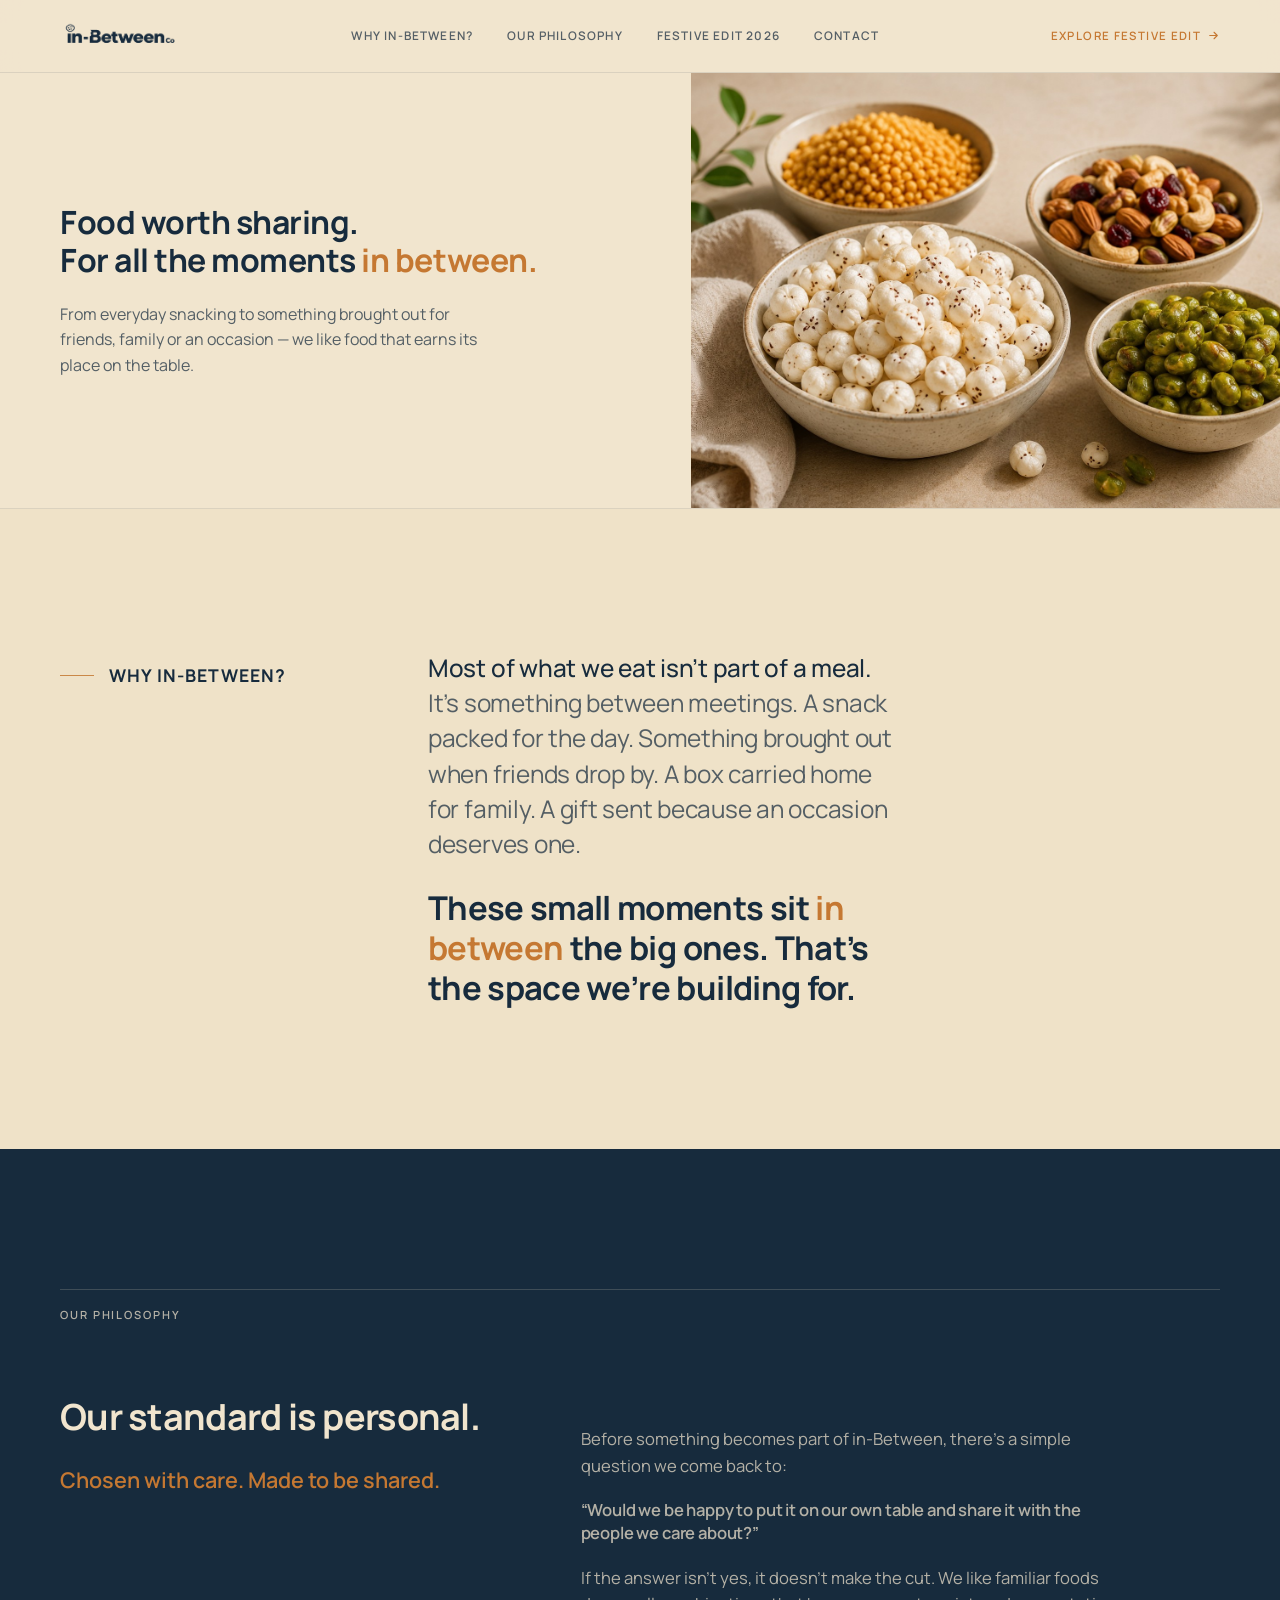
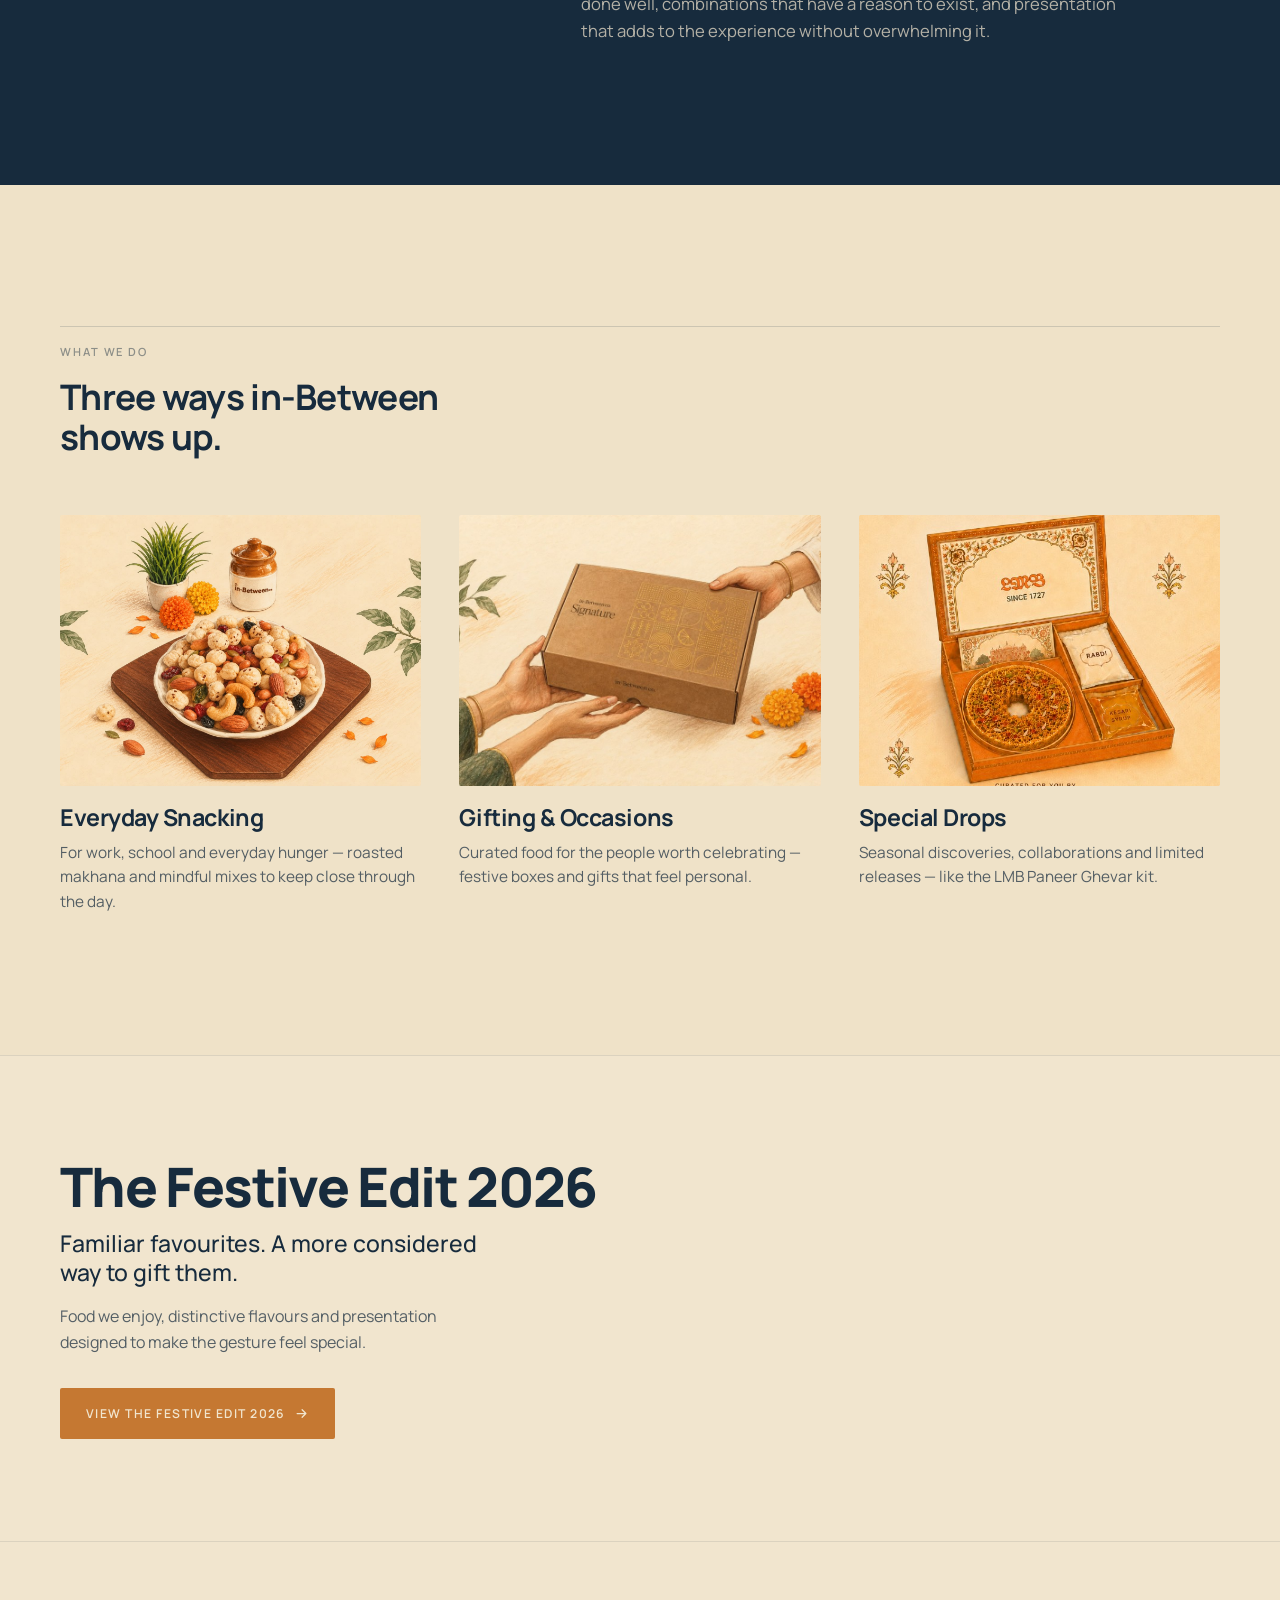
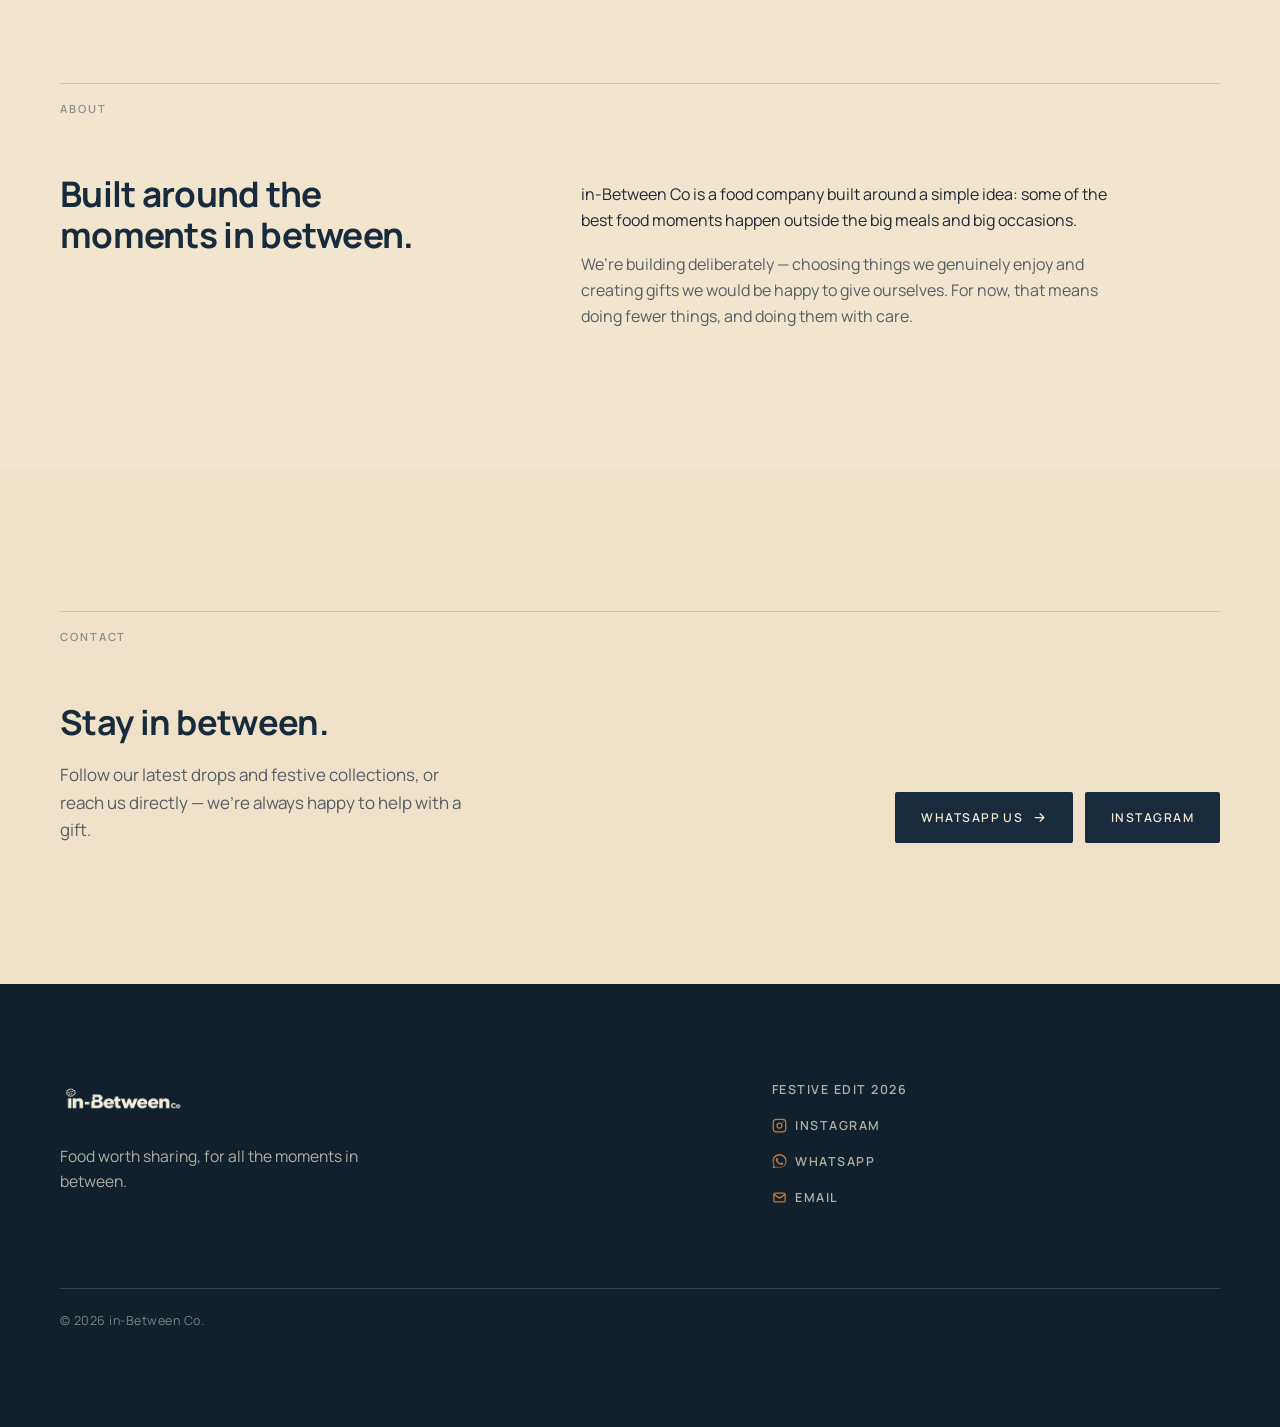
<file: index.html>
<!doctype html>
<html lang="en">
<head>
  <meta charset="utf-8" />
  <meta name="viewport" content="width=device-width, initial-scale=1" />
  <title>in-Between Co | Food worth sharing</title>
  <meta name="description" content="Food worth sharing, for all the moments in between. Explore The Festive Edit 2026 — the Signature, Prestige and Dry Fruit Quartet gift boxes from in-Between Co." />
  <meta name="theme-color" content="#172B3D" />
  <meta property="og:title" content="in-Between Co | Food worth sharing" />
  <meta property="og:description" content="For all the moments in between. Explore The Festive Edit 2026." />
  <meta property="og:type" content="website" />
  <meta property="og:image" content="assets/hero.jpg" />
  <link rel="icon" href="assets/logo.png" />
  <link rel="preconnect" href="https://fonts.googleapis.com" />
  <link rel="preconnect" href="https://fonts.gstatic.com" crossorigin />
  <link href="https://fonts.googleapis.com/css2?family=Manrope:wght@300;400;500;600;700;800&display=swap" rel="stylesheet" />
  <link rel="stylesheet" href="css/styles.css?v=11" />
  <script>document.documentElement.className += " js";</script>
</head>
<body>

  <header class="header" id="header">
    <div class="wrap nav">
      <a class="nav__logo" href="index.html" aria-label="in-Between Co home"><img src="assets/logo.png" alt="in-Between Co" /></a>
      <nav class="nav__links" aria-label="Primary">
        <a href="#why">Why in-Between?</a>
        <a href="#philosophy">Our Philosophy</a>
        <a href="#festive">Festive Edit 2026</a>
        <a href="#contact">Contact</a>
      </nav>
      <div class="nav__right">
        <a class="nav__cta desk" href="festive.html">Explore Festive Edit
          <svg viewBox="0 0 24 24" fill="none" stroke="currentColor" stroke-width="2" stroke-linecap="round" stroke-linejoin="round"><path d="M5 12h14M13 6l6 6-6 6"/></svg>
        </a>
        <button class="nav__toggle" id="navToggle" aria-label="Open menu" aria-expanded="false" aria-controls="mobileNav"><span></span><span></span><span></span></button>
      </div>
    </div>
  </header>

  <nav class="mobile-nav" id="mobileNav" aria-label="Mobile">
    <a class="mlink" href="#why">Why in-Between?</a>
    <a class="mlink" href="#philosophy">Our Philosophy</a>
    <a class="mlink" href="#festive">Festive Edit 2026</a>
    <a class="mlink" href="#contact">Contact</a>
    <div class="mobile-nav__foot">
      <a class="btn btn--saffron" href="festive.html">Explore the Festive Edit 2026
        <svg viewBox="0 0 24 24" fill="none" stroke="currentColor" stroke-width="2" stroke-linecap="round" stroke-linejoin="round"><path d="M5 12h14M13 6l6 6-6 6"/></svg>
      </a>
    </div>
  </nav>

  <main>

    <!-- 1 — HERO -->
    <section class="hero">
      <div class="split split--tl">
        <div class="split__text">
          <div class="split__inner">
            <h1 class="reveal">Food worth sharing.<br>For all the moments <span class="accent">in between.</span></h1>
            <p class="hero__body reveal d1">From everyday snacking to something brought out for friends, family or an occasion — we like food that earns its place on the table.</p>
          </div>
        </div>
        <div class="split__media hero__media reveal-img">
          <img src="assets/hero.jpg" alt="Bowls of makhana, roasted edamame, dry-fruit mix and millet on a warm neutral table" width="1536" height="1024" fetchpriority="high" />
        </div>
      </div>
    </section>

    <!-- 2 — WHY IN-BETWEEN -->
    <section class="why section" id="why">
      <div class="wrap">
        <div class="why__grid">
          <div class="why__aside reveal">
            <span class="label">Why in-Between?</span>
          </div>
          <p class="why__stanza reveal d1">
            Most of what we eat isn’t part of a meal.<br>
            <span class="soft">It’s something between meetings. A snack packed for the day. Something brought out when friends drop by. A box carried home for family. A gift sent because an occasion deserves one.</span>
            <span class="why__final">These small moments sit <span class="accent">in between</span> the big ones. That’s the space we’re building for.</span>
          </p>
        </div>
      </div>
    </section>

    <!-- 3 — OUR PHILOSOPHY -->
    <section class="philosophy section" id="philosophy">
      <div class="wrap">
        <div class="marker reveal"><span>Our Philosophy</span></div>
        <div class="philosophy__grid">
          <div class="philosophy__lead">
            <h2 class="reveal">Our standard is personal.</h2>
            <p class="close reveal d1">Chosen with care. Made to be shared.</p>
          </div>
          <div class="philosophy__main">
            <div class="philosophy__body">
              <p class="reveal">Before something becomes part of in-Between, there’s a simple question we come back to:</p>
              <p class="philosophy__q reveal d1">“Would we be happy to put it on our own table and share it with the people we care about?”</p>
              <p class="reveal d2">If the answer isn’t yes, it doesn’t make the cut. We like familiar foods done well, combinations that have a reason to exist, and presentation that adds to the experience without overwhelming it.</p>
            </div>
          </div>
        </div>
      </div>
    </section>

    <!-- 4 — WHAT WE DO (brand architecture) -->
    <section class="pillars section" id="what">
      <div class="wrap">
        <div class="pillars__head">
          <div class="marker reveal"><span>What we do</span></div>
          <h2 class="reveal d1">Three ways in-Between shows up.</h2>
        </div>
        <div class="pillars__grid">
          <article class="pillar reveal">
            <div class="pillar__media reveal-img"><img src="assets/snacking-bowl.jpg?v=5" alt="A bowl of roasted makhana and dry-fruit mix beside an in-Between Co jar" loading="lazy" /></div>
            <h3>Everyday Snacking</h3>
            <p>For work, school and everyday hunger — roasted makhana and mindful mixes to keep close through the day.</p>
          </article>
          <article class="pillar reveal d1">
            <div class="pillar__media reveal-img"><img src="assets/gifting-box.jpg" alt="Two people passing an in-Between Co Signature gift box" loading="lazy" /></div>
            <h3>Gifting &amp; Occasions</h3>
            <p>Curated food for the people worth celebrating — festive boxes and gifts that feel personal.</p>
          </article>
          <article class="pillar reveal d2">
            <div class="pillar__media reveal-img"><img src="assets/special-drop.jpg" alt="The LMB Paneer Ghevar kit — an in-Between festive collaboration with LMB Jaipur" loading="lazy" /></div>
            <h3>Special Drops</h3>
            <p>Seasonal discoveries, collaborations and limited releases — like the LMB Paneer Ghevar kit.</p>
          </article>
        </div>
      </div>
    </section>

    <!-- 5 — FESTIVE EDIT (routes to the full collection on festive.html) -->
    <section class="festband" id="festive">
      <div class="split split--tl">
        <div class="split__text">
          <div class="split__inner">
            <h2 class="reveal">The Festive Edit 2026</h2>
            <p class="festband__sub reveal d1">Familiar favourites. A more considered way to gift them.</p>
            <p class="festband__body reveal d2">Food we enjoy, distinctive flavours and presentation designed to make the gesture feel special.</p>
            <div class="festband__actions reveal d2">
              <a class="btn btn--saffron" href="festive.html">View the Festive Edit 2026
                <svg viewBox="0 0 24 24" fill="none" stroke="currentColor" stroke-width="2" stroke-linecap="round" stroke-linejoin="round"><path d="M5 12h14M13 6l6 6-6 6"/></svg>
              </a>
            </div>
          </div>
        </div>
      </div>
    </section>

    <!-- 6 — ABOUT -->
    <section class="about section">
      <div class="wrap">
        <div class="marker reveal"><span>About</span></div>
        <div class="about__grid" style="margin-top:clamp(32px,5vw,56px)">
          <h2 class="reveal">Built around the moments in between.</h2>
          <div class="about__body">
            <p class="reveal d1">in-Between Co is a food company built around a simple idea: some of the best food moments happen outside the big meals and big occasions.</p>
            <p class="reveal d2">We’re building deliberately — choosing things we genuinely enjoy and creating gifts we would be happy to give ourselves. For now, that means doing fewer things, and doing them with care.</p>
          </div>
        </div>
      </div>
    </section>

    <!-- 7 — CONTACT -->
    <section class="contact section" id="contact">
      <div class="wrap">
        <div class="marker reveal"><span>Contact</span></div>
        <div class="contact__grid" style="margin-top:clamp(32px,5vw,56px)">
          <div>
            <h2 class="reveal">Stay in between.</h2>
            <p class="contact__body reveal d1">Follow our latest drops and festive collections, or reach us directly — we’re always happy to help with a gift.</p>
          </div>
          <div class="contact__cta reveal d1" style="display:flex;gap:12px;flex-wrap:wrap">
            <a class="btn" href="https://wa.me/919910493207?text=Hi%20in-Between%20Co%2C%20I'd%20like%20to%20know%20more." target="_blank" rel="noopener">WhatsApp us
              <svg viewBox="0 0 24 24" fill="none" stroke="currentColor" stroke-width="2" stroke-linecap="round" stroke-linejoin="round"><path d="M5 12h14M13 6l6 6-6 6"/></svg>
            </a>
            <a class="btn btn--outline" href="https://instagram.com/eatinbetween.co" target="_blank" rel="noopener">Instagram</a>
          </div>
        </div>
      </div>
    </section>

  </main>

  <footer class="footer">
    <div class="wrap">
      <div class="footer__top">
        <div>
          <img class="footer__logo" src="assets/logo-light.png" alt="in-Between Co" />
          <p class="footer__tag">Food worth sharing, for all the moments in between.</p>
        </div>
        <nav class="footer__links" aria-label="Footer">
          <a href="festive.html">Festive Edit 2026</a>
          <a href="https://instagram.com/eatinbetween.co" target="_blank" rel="noopener" aria-label="Instagram">
            <svg viewBox="0 0 24 24" fill="none" stroke="currentColor" stroke-width="2" stroke-linecap="round" stroke-linejoin="round"><rect x="2" y="2" width="20" height="20" rx="5"/><circle cx="12" cy="12" r="4"/><circle cx="17.5" cy="6.5" r="1" fill="currentColor" stroke="none"/></svg>
            Instagram
          </a>
          <a href="https://wa.me/919910493207" target="_blank" rel="noopener" aria-label="WhatsApp">
            <svg viewBox="0 0 24 24" fill="currentColor" aria-hidden="true"><path d="M17.5 14.38c-.3-.15-1.76-.87-2.03-.97-.27-.1-.47-.15-.67.15-.2.3-.77.97-.94 1.16-.17.2-.35.22-.65.07-.3-.15-1.26-.46-2.4-1.48-.89-.79-1.49-1.77-1.66-2.07-.17-.3-.02-.46.13-.61.13-.13.3-.35.45-.52.15-.17.2-.3.3-.5.1-.2.05-.37-.02-.52-.08-.15-.67-1.62-.92-2.22-.24-.58-.49-.5-.67-.51l-.57-.01c-.2 0-.52.07-.79.37-.27.3-1.04 1.02-1.04 2.48 0 1.46 1.07 2.88 1.22 3.08.15.2 2.1 3.2 5.08 4.49.71.31 1.26.49 1.69.62.71.23 1.36.19 1.87.12.57-.09 1.76-.72 2.01-1.41.25-.7.25-1.29.17-1.42-.07-.12-.27-.2-.57-.35zM12.05 21.5h-.01a9.4 9.4 0 0 1-4.79-1.31l-.34-.2-3.56.93.95-3.47-.22-.36a9.38 9.38 0 0 1-1.44-5A9.44 9.44 0 0 1 18.7 5.34a9.38 9.38 0 0 1 2.77 6.68 9.45 9.45 0 0 1-9.42 9.48zM20.5 3.49A11.13 11.13 0 0 0 12.05.02C5.9.02.9 5.02.9 11.16c0 1.97.51 3.88 1.5 5.57L.8 22.98l6.4-1.68a11.1 11.1 0 0 0 4.85 1.11h.01c6.15 0 11.15-5 11.15-11.14 0-2.98-1.16-5.78-3.27-7.89z"/></svg>
            WhatsApp
          </a>
          <a href="mailto:Between@eatinbetween.com" aria-label="Email">
            <svg viewBox="0 0 24 24" fill="none" stroke="currentColor" stroke-width="2" stroke-linecap="round" stroke-linejoin="round"><rect x="3" y="5" width="18" height="14" rx="2"/><path d="m3 7 9 6 9-6"/></svg>
            Email
          </a>
        </nav>
      </div>
      <div class="footer__bottom">
        <p>© 2026 in-Between Co.</p>
      </div>
    </div>
  </footer>

  <script src="js/main.js"></script>
</body>
</html>
</file>
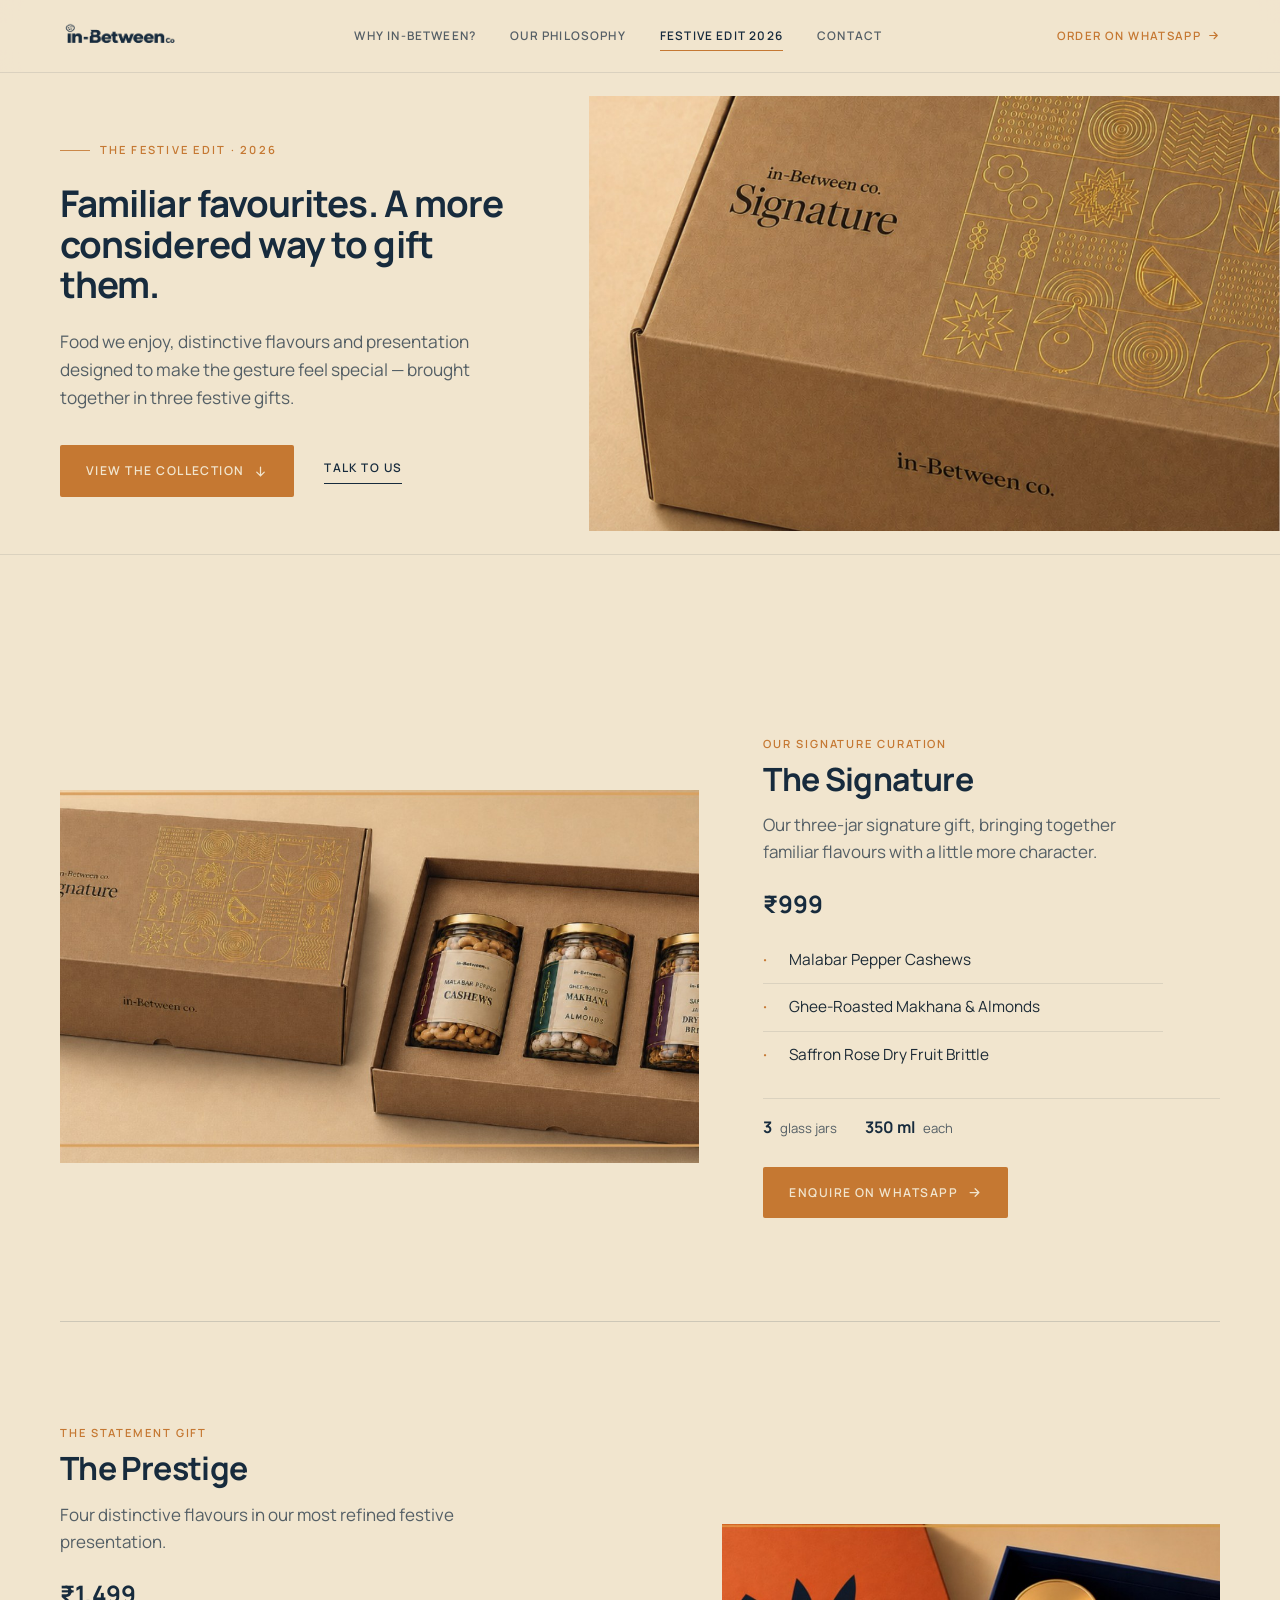
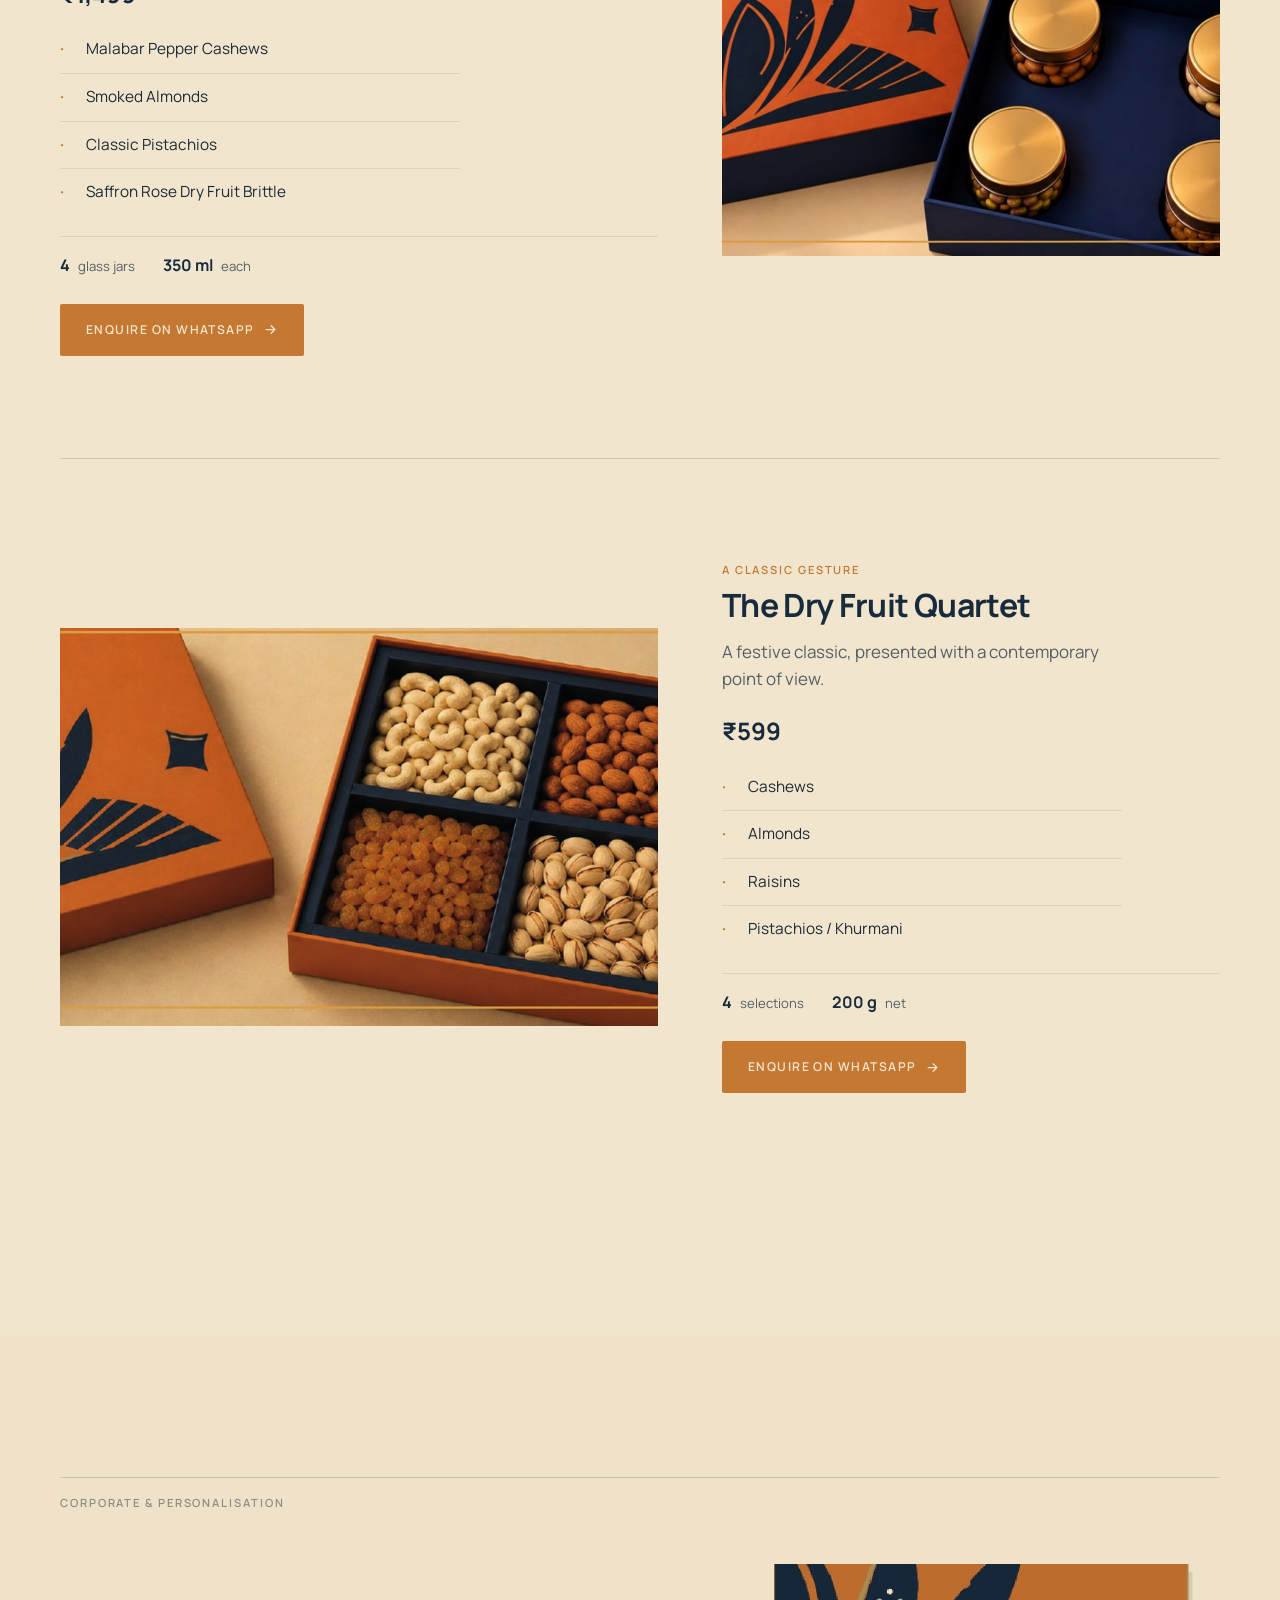
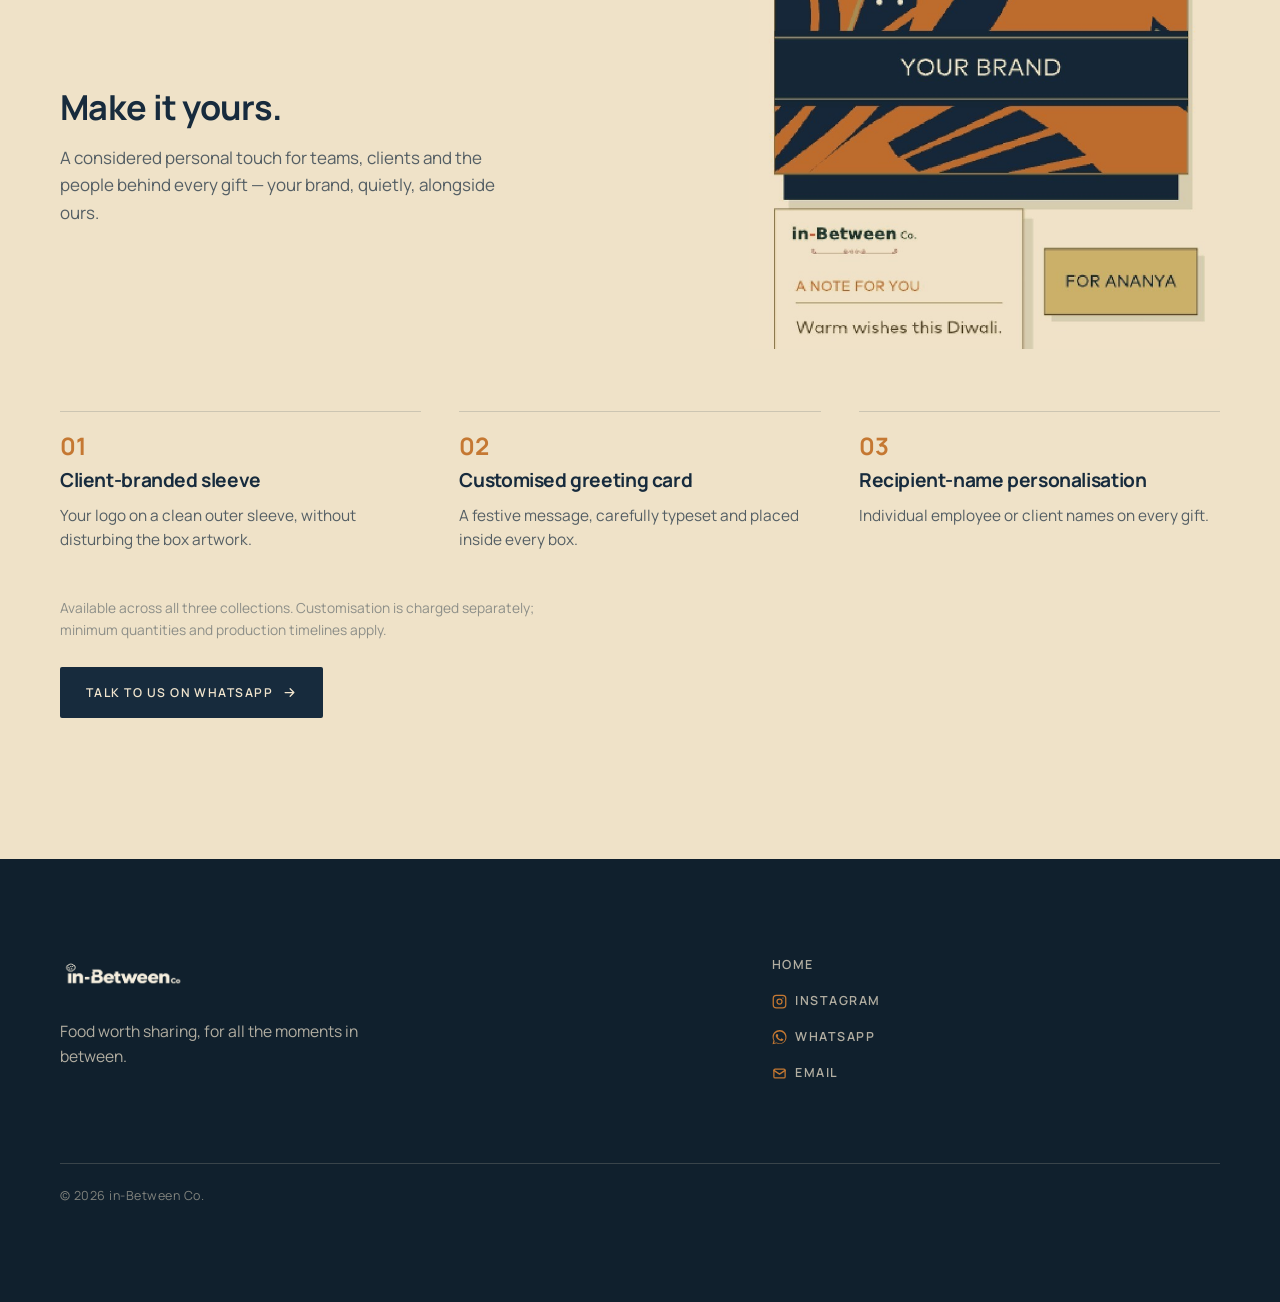
<file: festive.html>
<!doctype html>
<html lang="en">
<head>
  <meta charset="utf-8" />
  <meta name="viewport" content="width=device-width, initial-scale=1" />
  <title>The Festive Edit 2026 | in-Between Co</title>
  <meta name="description" content="The Festive Edit 2026 — familiar favourites, a more considered way to gift them. The Signature (₹999), the Prestige (₹1,499) and the Dry Fruit Quartet (₹599) from in-Between Co." />
  <meta name="theme-color" content="#172B3D" />
  <meta property="og:title" content="The Festive Edit 2026 | in-Between Co" />
  <meta property="og:description" content="Familiar favourites. A more considered way to gift them." />
  <meta property="og:type" content="website" />
  <meta property="og:image" content="assets/signature-closed.jpg?v=2" />
  <link rel="icon" href="assets/logo.png" />
  <link rel="preconnect" href="https://fonts.googleapis.com" />
  <link rel="preconnect" href="https://fonts.gstatic.com" crossorigin />
  <link href="https://fonts.googleapis.com/css2?family=Manrope:wght@300;400;500;600;700;800&display=swap" rel="stylesheet" />
  <link rel="stylesheet" href="css/styles.css?v=11" />
  <script>document.documentElement.className += " js";</script>
</head>
<body>

  <header class="header" id="header">
    <div class="wrap nav">
      <a class="nav__logo" href="index.html" aria-label="in-Between Co home"><img src="assets/logo.png" alt="in-Between Co" /></a>
      <nav class="nav__links" aria-label="Primary">
        <a href="index.html#why">Why in-Between?</a>
        <a href="index.html#philosophy">Our Philosophy</a>
        <a href="festive.html" aria-current="page">Festive Edit 2026</a>
        <a href="#festive-contact">Contact</a>
      </nav>
      <div class="nav__right">
        <a class="nav__cta desk" href="https://wa.me/919910493207?text=Hi%20in-Between%20Co%2C%20I'd%20like%20to%20order%20from%20the%20Festive%20Edit%202026." target="_blank" rel="noopener">Order on WhatsApp
          <svg viewBox="0 0 24 24" fill="none" stroke="currentColor" stroke-width="2" stroke-linecap="round" stroke-linejoin="round"><path d="M5 12h14M13 6l6 6-6 6"/></svg>
        </a>
        <button class="nav__toggle" id="navToggle" aria-label="Open menu" aria-expanded="false" aria-controls="mobileNav"><span></span><span></span><span></span></button>
      </div>
    </div>
  </header>

  <nav class="mobile-nav" id="mobileNav" aria-label="Mobile">
    <a class="mlink" href="index.html">Home</a>
    <a class="mlink" href="#signature">The Signature</a>
    <a class="mlink" href="#prestige">The Prestige</a>
    <a class="mlink" href="#quartet">The Dry Fruit Quartet</a>
    <a class="mlink" href="#festive-contact">Contact</a>
    <div class="mobile-nav__foot">
      <a class="btn btn--saffron" href="https://wa.me/919910493207?text=Hi%20in-Between%20Co%2C%20I'd%20like%20to%20order%20from%20the%20Festive%20Edit%202026." target="_blank" rel="noopener">Order on WhatsApp
        <svg viewBox="0 0 24 24" fill="none" stroke="currentColor" stroke-width="2" stroke-linecap="round" stroke-linejoin="round"><path d="M5 12h14M13 6l6 6-6 6"/></svg>
      </a>
    </div>
  </nav>

  <main>

    <!-- Festive hero -->
    <section class="fhero">
      <div class="split split--tl">
        <div class="split__text">
          <div class="split__inner">
            <span class="label fhero__kicker reveal">The Festive Edit · 2026</span>
            <h1 class="reveal d1">Familiar favourites. A more considered way to gift them.</h1>
            <p class="fhero__body reveal d2">Food we enjoy, distinctive flavours and presentation designed to make the gesture feel special — brought together in three festive gifts.</p>
            <div class="fhero__actions reveal d2">
              <a class="btn btn--saffron" href="#signature">View the collection
                <svg viewBox="0 0 24 24" fill="none" stroke="currentColor" stroke-width="2" stroke-linecap="round" stroke-linejoin="round"><path d="M12 5v14M6 13l6 6 6-6"/></svg>
              </a>
              <a class="ulink" href="#festive-contact">Talk to us</a>
            </div>
          </div>
        </div>
        <div class="split__media reveal-img">
          <!-- Product image: closed Signature box (replaceable) -->
          <img src="assets/signature-closed.jpg?v=2" alt="The in-Between Signature festive gift box, closed, with gold-foil detailing" width="1050" height="970" fetchpriority="high" />
        </div>
      </div>
    </section>

    <!-- Products -->
    <section class="fproducts section">
      <div class="wrap">

        <!-- Signature — lead -->
        <article class="fproduct fproduct--lead reveal" id="signature">
          <div class="fproduct__media reveal-img">
            <img src="assets/signature-open.jpg?v=2" alt="The Signature gift box open, showing three labelled glass jars" loading="lazy" />
          </div>
          <div class="fproduct__info">
            <span class="fproduct__no">Our signature curation</span>
            <h2>The Signature</h2>
            <p class="fproduct__desc">Our three-jar signature gift, bringing together familiar flavours with a little more character.</p>
            <div class="fproduct__price"><span class="amt">₹999</span></div>
            <ul class="contents">
              <li><span class="idx">·</span> Malabar Pepper Cashews</li>
              <li><span class="idx">·</span> Ghee-Roasted Makhana &amp; Almonds</li>
              <li><span class="idx">·</span> Saffron Rose Dry Fruit Brittle</li>
            </ul>
            <div class="fproduct__meta"><span><b>3</b> glass jars</span><span><b>350 ml</b> each</span></div>
            <div class="fproduct__cta">
              <a class="btn btn--saffron" href="https://wa.me/919910493207?text=Hi%20in-Between%20Co%2C%20I'd%20like%20to%20order%20The%20Signature%20(%E2%82%B9999)." target="_blank" rel="noopener">Enquire on WhatsApp
                <svg viewBox="0 0 24 24" fill="none" stroke="currentColor" stroke-width="2" stroke-linecap="round" stroke-linejoin="round"><path d="M5 12h14M13 6l6 6-6 6"/></svg>
              </a>
            </div>
          </div>
        </article>

        <!-- Prestige -->
        <article class="fproduct reveal" id="prestige">
          <div class="fproduct__media reveal-img">
            <img src="assets/prestige-open.jpg?v=2" alt="The Prestige gift box open, showing four labelled glass jars" loading="lazy" />
          </div>
          <div class="fproduct__info">
            <span class="fproduct__no">The statement gift</span>
            <h2>The Prestige</h2>
            <p class="fproduct__desc">Four distinctive flavours in our most refined festive presentation.</p>
            <div class="fproduct__price"><span class="amt">₹1,499</span></div>
            <ul class="contents">
              <li><span class="idx">·</span> Malabar Pepper Cashews</li>
              <li><span class="idx">·</span> Smoked Almonds</li>
              <li><span class="idx">·</span> Classic Pistachios</li>
              <li><span class="idx">·</span> Saffron Rose Dry Fruit Brittle</li>
            </ul>
            <div class="fproduct__meta"><span><b>4</b> glass jars</span><span><b>350 ml</b> each</span></div>
            <div class="fproduct__cta">
              <a class="btn btn--saffron" href="https://wa.me/919910493207?text=Hi%20in-Between%20Co%2C%20I'd%20like%20to%20order%20The%20Prestige%20(%E2%82%B91%2C499)." target="_blank" rel="noopener">Enquire on WhatsApp
                <svg viewBox="0 0 24 24" fill="none" stroke="currentColor" stroke-width="2" stroke-linecap="round" stroke-linejoin="round"><path d="M5 12h14M13 6l6 6-6 6"/></svg>
              </a>
            </div>
          </div>
        </article>

        <!-- Quartet -->
        <article class="fproduct reveal" id="quartet">
          <div class="fproduct__media reveal-img">
            <img src="assets/quartet-open.jpg?v=2" alt="The Dry Fruit Quartet gift box open, showing four dry-fruit selections" loading="lazy" />
          </div>
          <div class="fproduct__info">
            <span class="fproduct__no">A classic gesture</span>
            <h2>The Dry Fruit Quartet</h2>
            <p class="fproduct__desc">A festive classic, presented with a contemporary point of view.</p>
            <div class="fproduct__price"><span class="amt">₹599</span></div>
            <ul class="contents">
              <li><span class="idx">·</span> Cashews</li>
              <li><span class="idx">·</span> Almonds</li>
              <li><span class="idx">·</span> Raisins</li>
              <li><span class="idx">·</span> Pistachios / Khurmani</li>
            </ul>
            <div class="fproduct__meta"><span><b>4</b> selections</span><span><b>200 g</b> net</span></div>
            <div class="fproduct__cta">
              <a class="btn btn--saffron" href="https://wa.me/919910493207?text=Hi%20in-Between%20Co%2C%20I'd%20like%20to%20order%20The%20Dry%20Fruit%20Quartet." target="_blank" rel="noopener">Enquire on WhatsApp
                <svg viewBox="0 0 24 24" fill="none" stroke="currentColor" stroke-width="2" stroke-linecap="round" stroke-linejoin="round"><path d="M5 12h14M13 6l6 6-6 6"/></svg>
              </a>
            </div>
          </div>
        </article>

      </div>
    </section>

    <!-- Corporate / contact -->
    <section class="contact section" id="festive-contact">
      <div class="wrap">
        <div class="marker reveal"><span>Corporate &amp; personalisation</span></div>
        <div class="corp__top">
          <div class="corp__head reveal">
            <h2>Make it yours.</h2>
            <p>A considered personal touch for teams, clients and the people behind every gift — your brand, quietly, alongside ours.</p>
          </div>
          <figure class="corp__visual reveal-img d1">
            <img src="assets/corporate-mockup.jpg?v=2" alt="An in-Between festive gift personalised with a client-branded sleeve, a printed greeting card, and a recipient name tag." />
          </figure>
        </div>
        <div class="ways">
          <div class="way reveal"><div class="no">01</div><h3>Client-branded sleeve</h3><p>Your logo on a clean outer sleeve, without disturbing the box artwork.</p></div>
          <div class="way reveal d1"><div class="no">02</div><h3>Customised greeting card</h3><p>A festive message, carefully typeset and placed inside every box.</p></div>
          <div class="way reveal d2"><div class="no">03</div><h3>Recipient-name personalisation</h3><p>Individual employee or client names on every gift.</p></div>
        </div>
        <p class="corp__note reveal">Available across all three collections. Customisation is charged separately; minimum quantities and production timelines apply.</p>
        <div class="corp__cta reveal">
          <a class="btn" href="https://wa.me/919910493207?text=Hi%20in-Between%20Co%2C%20I'd%20like%20to%20talk%20about%20a%20larger%20festive%20gifting%20order." target="_blank" rel="noopener">Talk to us on WhatsApp
            <svg viewBox="0 0 24 24" fill="none" stroke="currentColor" stroke-width="2" stroke-linecap="round" stroke-linejoin="round"><path d="M5 12h14M13 6l6 6-6 6"/></svg>
          </a>
        </div>
      </div>
    </section>

  </main>

  <footer class="footer">
    <div class="wrap">
      <div class="footer__top">
        <div>
          <img class="footer__logo" src="assets/logo-light.png" alt="in-Between Co" />
          <p class="footer__tag">Food worth sharing, for all the moments in between.</p>
        </div>
        <nav class="footer__links" aria-label="Footer">
          <a href="index.html">Home</a>
          <a href="https://instagram.com/eatinbetween.co" target="_blank" rel="noopener" aria-label="Instagram">
            <svg viewBox="0 0 24 24" fill="none" stroke="currentColor" stroke-width="2" stroke-linecap="round" stroke-linejoin="round"><rect x="2" y="2" width="20" height="20" rx="5"/><circle cx="12" cy="12" r="4"/><circle cx="17.5" cy="6.5" r="1" fill="currentColor" stroke="none"/></svg>
            Instagram
          </a>
          <a href="https://wa.me/919910493207" target="_blank" rel="noopener" aria-label="WhatsApp">
            <svg viewBox="0 0 24 24" fill="currentColor" aria-hidden="true"><path d="M17.5 14.38c-.3-.15-1.76-.87-2.03-.97-.27-.1-.47-.15-.67.15-.2.3-.77.97-.94 1.16-.17.2-.35.22-.65.07-.3-.15-1.26-.46-2.4-1.48-.89-.79-1.49-1.77-1.66-2.07-.17-.3-.02-.46.13-.61.13-.13.3-.35.45-.52.15-.17.2-.3.3-.5.1-.2.05-.37-.02-.52-.08-.15-.67-1.62-.92-2.22-.24-.58-.49-.5-.67-.51l-.57-.01c-.2 0-.52.07-.79.37-.27.3-1.04 1.02-1.04 2.48 0 1.46 1.07 2.88 1.22 3.08.15.2 2.1 3.2 5.08 4.49.71.31 1.26.49 1.69.62.71.23 1.36.19 1.87.12.57-.09 1.76-.72 2.01-1.41.25-.7.25-1.29.17-1.42-.07-.12-.27-.2-.57-.35zM12.05 21.5h-.01a9.4 9.4 0 0 1-4.79-1.31l-.34-.2-3.56.93.95-3.47-.22-.36a9.38 9.38 0 0 1-1.44-5A9.44 9.44 0 0 1 18.7 5.34a9.38 9.38 0 0 1 2.77 6.68 9.45 9.45 0 0 1-9.42 9.48zM20.5 3.49A11.13 11.13 0 0 0 12.05.02C5.9.02.9 5.02.9 11.16c0 1.97.51 3.88 1.5 5.57L.8 22.98l6.4-1.68a11.1 11.1 0 0 0 4.85 1.11h.01c6.15 0 11.15-5 11.15-11.14 0-2.98-1.16-5.78-3.27-7.89z"/></svg>
            WhatsApp
          </a>
          <a href="mailto:Between@eatinbetween.com" aria-label="Email">
            <svg viewBox="0 0 24 24" fill="none" stroke="currentColor" stroke-width="2" stroke-linecap="round" stroke-linejoin="round"><rect x="3" y="5" width="18" height="14" rx="2"/><path d="m3 7 9 6 9-6"/></svg>
            Email
          </a>
        </nav>
      </div>
      <div class="footer__bottom">
        <p>© 2026 in-Between Co.</p>
      </div>
    </div>
  </footer>

  <script src="js/main.js"></script>
</body>
</html>
</file>
<file: css/styles.css>
/* ============================================================
   in-Between Co — Website (editorial art direction)
   Brand LOCKED: Instrument Serif + Manrope · warm cream /
   Midnight Indigo / Burnt Saffron / muted ochre.
   Language: editorial, asymmetric, photography-led, squared,
   hairline structure, generous whitespace. No card chrome.
   ============================================================ */

:root {
  --cream:      #F1E5CE;
  --cream-2:    #EFE2C8;   /* slightly deeper cream for alt sections */
  --paper:      #F7EFDD;
  --indigo:     #172B3D;
  --indigo-2:   #10202D;
  --saffron:    #C57832;
  --saffron-deep:#AA6222;
  --ochre:      #B39862;

  --ink:        #1C2A35;
  --ink-soft:   rgba(23,43,61,.72);
  --ink-faint:  rgba(23,43,61,.46);
  --line:       rgba(23,43,61,.16);
  --line-soft:  rgba(23,43,61,.10);
  --on-dark:    #F1E5CE;
  --on-dark-soft: rgba(241,229,206,.72);
  --on-dark-line: rgba(241,229,206,.18);

  --sans:  "Manrope", -apple-system, BlinkMacSystemFont, "Segoe UI", Roboto, sans-serif;
  --serif: var(--sans); /* unified: one common font (Manrope) everywhere */

  --maxw: 1280px;
  --gutter: clamp(22px, 5vw, 60px);
  --edge: max(0px, calc((100vw - var(--maxw)) / 2));
  --r: 2px;
  --ease: cubic-bezier(.4,.14,.16,1);
  --section: clamp(88px, 11vw, 176px);
}

/* Reset */
*, *::before, *::after { box-sizing: border-box; }
* { margin: 0; }
html { -webkit-text-size-adjust: 100%; scroll-behavior: smooth; overflow-x: hidden; }
body {
  font-family: var(--sans);
  color: var(--ink);
  background: var(--cream);
  font-size: 17px; line-height: 1.6; font-weight: 400;
  -webkit-font-smoothing: antialiased;
  text-rendering: optimizeLegibility;
  overflow-x: hidden;
}
img, svg, picture { display: block; max-width: 100%; }
a { color: inherit; text-decoration: none; }
button { font: inherit; color: inherit; background: none; border: none; cursor: pointer; }
ul { list-style: none; padding: 0; }
:focus-visible { outline: 2px solid var(--saffron); outline-offset: 3px; }
::selection { background: var(--saffron); color: var(--paper); }

h1,h2,h3,h4 { font-family: var(--sans); font-weight: 700; line-height: 1.14; letter-spacing: -0.02em; color: var(--indigo); }

/* Micro-label / eyebrow */
.label {
  display: inline-flex; align-items: center; gap: .85em;
  font-family: var(--sans); font-size: .7rem; font-weight: 600;
  letter-spacing: .2em; text-transform: uppercase; color: var(--saffron);
}
.label::before { content: ""; width: 30px; height: 1px; background: currentColor; opacity: .85; }
.label--muted { color: var(--ink-faint); }

/* Layout */
.wrap { width: 100%; max-width: var(--maxw); margin-inline: auto; padding-inline: var(--gutter); }
.section { padding-block: var(--section); }
.lede { font-size: clamp(1.05rem, 1.4vw, 1.2rem); color: var(--ink-soft); line-height: 1.58; }

/* Editorial section marker: hairline rule + label + number */
.marker {
  display: flex; align-items: center; justify-content: space-between; gap: 20px;
  border-top: 1px solid var(--line);
  padding-top: 16px;
  font-size: .7rem; letter-spacing: .17em; text-transform: uppercase;
}
.marker span { color: var(--ink-faint); font-weight: 600; }
.marker b { color: var(--saffron); font-weight: 600; font-family: var(--sans); }

/* Buttons — rectangular, uppercase, editorial */
.btn {
  display: inline-flex; align-items: center; gap: .7em;
  padding: 16px 26px;
  background: var(--indigo); color: var(--cream);
  font-size: .76rem; font-weight: 600; letter-spacing: .12em; text-transform: uppercase;
  border-radius: var(--r);
  transition: background .3s var(--ease), color .3s var(--ease);
}
.btn svg { width: 15px; height: 15px; transition: transform .3s var(--ease); }
.btn:hover { background: var(--indigo-2); }
.btn:hover svg { transform: translateX(4px); }
.btn--saffron { background: var(--saffron); }
.btn--saffron:hover { background: var(--saffron-deep); }
.btn--light { background: var(--cream); color: var(--indigo); }
.btn--light:hover { background: var(--paper); color: var(--indigo); }

/* Uppercase underline link (secondary CTA) */
.ulink {
  display: inline-flex; align-items: center; gap: .6em;
  font-size: .74rem; font-weight: 600; letter-spacing: .12em; text-transform: uppercase;
  color: var(--indigo); padding-bottom: 5px;
  border-bottom: 1px solid var(--indigo);
  transition: color .3s var(--ease), border-color .3s var(--ease), gap .3s var(--ease);
}
.ulink svg { width: 14px; height: 14px; transition: transform .3s var(--ease); }
.ulink:hover { color: var(--saffron); border-color: var(--saffron); gap: .85em; }
.ulink:hover svg { transform: translateX(3px); }
.ulink--saffron { color: var(--saffron); border-color: var(--saffron); }
.ulink--light { color: var(--cream); border-color: rgba(241,229,206,.5); }
.ulink--light:hover { color: var(--saffron); border-color: var(--saffron); }

/* ============================================================
   Header
   ============================================================ */
.header {
  position: sticky; top: 0; z-index: 60;
  background: color-mix(in srgb, var(--cream) 86%, transparent);
  backdrop-filter: blur(10px); -webkit-backdrop-filter: blur(10px);
  border-bottom: 1px solid var(--line-soft);
  transition: background .4s var(--ease), border-color .4s var(--ease);
}
.header.scrolled { background: color-mix(in srgb, var(--cream) 95%, transparent); border-bottom-color: var(--line); }
.nav { display: flex; align-items: center; justify-content: space-between; gap: 28px; height: 72px; }
.nav__logo img { height: 40px; width: auto; }
.nav__links { display: flex; align-items: center; gap: 34px; }
.nav__links a {
  font-size: .74rem; font-weight: 600; letter-spacing: .1em; text-transform: uppercase;
  color: var(--ink-soft); position: relative; padding-block: 6px; transition: color .25s var(--ease);
}
.nav__links a::after { content:""; position:absolute; left:0; bottom:0; height:1px; width:0; background: var(--saffron); transition: width .3s var(--ease); }
.nav__links a:hover, .nav__links a[aria-current="page"] { color: var(--indigo); }
.nav__links a:hover::after, .nav__links a[aria-current="page"]::after { width: 100%; }
.nav__right { display: flex; align-items: center; gap: 22px; }
.nav__cta { font-size: .72rem; font-weight: 600; letter-spacing: .12em; text-transform: uppercase; color: var(--saffron); display: inline-flex; align-items: center; gap: .5em; transition: gap .3s var(--ease); }
.nav__cta svg { width: 13px; height: 13px; transition: transform .3s var(--ease); }
.nav__cta:hover { gap: .8em; }
.nav__cta:hover svg { transform: translateX(3px); }

.nav__toggle { display: none; width: 40px; height: 40px; position: relative; }
.nav__toggle span { position: absolute; left: 9px; right: 9px; height: 1.5px; background: var(--indigo); transition: transform .35s var(--ease), opacity .2s var(--ease); }
.nav__toggle span:nth-child(1){ top: 15px; }
.nav__toggle span:nth-child(2){ top: 20px; }
.nav__toggle span:nth-child(3){ top: 25px; }
body.nav-open .nav__toggle span:nth-child(1){ transform: translateY(5px) rotate(45deg); }
body.nav-open .nav__toggle span:nth-child(2){ opacity: 0; }
body.nav-open .nav__toggle span:nth-child(3){ transform: translateY(-5px) rotate(-45deg); }

.mobile-nav { position: fixed; inset: 0; z-index: 55; background: var(--cream); padding: 100px var(--gutter) 44px; display: flex; flex-direction: column; gap: 2px; transform: translateY(-100%); visibility: hidden; transition: transform .5s var(--ease); }
body.nav-open .mobile-nav { transform: none; visibility: visible; }
.mobile-nav a.mlink { font-family: var(--serif); font-size: 2rem; color: var(--indigo); padding: 13px 0; border-bottom: 1px solid var(--line); display: flex; align-items: baseline; gap: 14px; }
.mobile-nav a.mlink i { font-family: var(--sans); font-style: normal; font-size: .7rem; letter-spacing: .12em; color: var(--saffron); }
.mobile-nav__foot { margin-top: auto; padding-top: 24px; }
.mobile-nav__foot .btn { width: 100%; justify-content: center; }

/* ============================================================
   Full-bleed split (asymmetric image + text)
   ============================================================ */
/* Full-bleed split: image anchors to the page edge and fills the screen
   on laptops; heights kept gentle/refined (not aggressive). */
.split { display: grid; align-items: stretch; }
.split__text { display: flex; flex-direction: column; justify-content: center; padding-block: var(--section); }
.split__inner { width: 100%; max-width: 40rem; }
.split__media { position: relative; align-self: stretch; }
.split__media img { width: 100%; height: 100%; object-fit: cover; }
.split__cap { position: absolute; left: 18px; bottom: 16px; font-size: .64rem; letter-spacing: .14em; text-transform: uppercase; color: var(--on-dark); background: rgba(16,32,45,.62); padding: 7px 12px; border-radius: var(--r); backdrop-filter: blur(3px); }

/* text on left, media bleeds right */
.split--tl { grid-template-columns: minmax(0,46fr) minmax(0,54fr); }
.split--tl .split__text { padding-inline: calc(var(--edge) + var(--gutter)) clamp(30px,4vw,68px); }
/* text on right, media bleeds left */
.split--tr { grid-template-columns: minmax(0,54fr) minmax(0,46fr); }
.split--tr .split__text { padding-inline: clamp(30px,4vw,68px) calc(var(--edge) + var(--gutter)); }

/* ============================================================
   Hero
   ============================================================ */
.hero { border-bottom: 1px solid var(--line-soft); }
.hero .split__text { padding-block: clamp(56px,8vw,104px); }
.hero__kicker { margin-bottom: 26px; }
.hero h1 { font-size: clamp(1.35rem, 2.6vw, 1.9rem); line-height: 1.2; letter-spacing: -0.015em; }
.hero h1 .accent { color: var(--saffron); }
.hero__body { margin-top: 22px; max-width: 42ch; font-size: clamp(1rem, 1.2vw, 1.1rem); color: var(--ink-soft); }
.hero__actions { margin-top: 38px; display: flex; flex-wrap: wrap; align-items: center; gap: 18px 30px; }
.hero__media { min-height: clamp(320px, 44vw, 524px); }

/* ============================================================
   Why in-Between — big editorial type, offset
   ============================================================ */
.why { background: var(--cream-2); }
.why__grid { display: grid; grid-template-columns: minmax(0, 3.2fr) minmax(0, 8fr); gap: clamp(24px, 4vw, 56px); }
.why__aside { padding-top: 6px; }
.why__aside .label { font-size: 1.1rem; font-weight: 700; letter-spacing: .06em; color: var(--indigo); }
.why__aside .label::before { width: 34px; background: var(--saffron); }
.why__aside .num { display: none; }
.why__stanza { color: var(--indigo); font-size: clamp(1.15rem, 1.9vw, 1.55rem); line-height: 1.45; letter-spacing: -0.01em; max-width: 32ch; font-weight: 500; }
.why__stanza .soft { color: var(--ink-soft); font-weight: 400; }
.why__final { display: block; margin-top: .8em; font-size: clamp(1.5rem, 2.8vw, 2.05rem); line-height: 1.22; letter-spacing: -0.02em; max-width: 24ch; font-weight: 700; color: var(--indigo); }
.why__final .accent { color: var(--saffron); }

/* ============================================================
   Philosophy — Midnight Indigo, editorial pull-quote
   ============================================================ */
.philosophy { background: var(--indigo); color: var(--on-dark); }
.philosophy .marker { border-color: var(--on-dark-line); }
.philosophy .marker span { color: var(--on-dark-soft); }
.philosophy__grid { display: grid; grid-template-columns: minmax(0, 5fr) minmax(0, 7fr); gap: clamp(30px, 5vw, 80px); align-items: start; margin-top: clamp(40px,6vw,72px); }
.philosophy__lead h2 { color: var(--cream); font-size: clamp(1.6rem, 3vw, 2.25rem); }
.philosophy__lead .close { margin-top: 26px; font-size: clamp(1.05rem,1.7vw,1.35rem); color: var(--saffron); font-weight: 600; }
.philosophy__q { color: var(--cream); font-size: clamp(1.3rem, 2.1vw, 1.7rem); line-height: 1.36; letter-spacing: -0.01em; font-weight: 600; }
.philosophy__body { margin-top: 30px; display: grid; gap: 20px; max-width: 54ch; }
.philosophy__body p { color: var(--on-dark-soft); font-size: clamp(1.02rem,1.3vw,1.12rem); }

/* ============================================================
   Festive intro — image bleeds left, text right
   ============================================================ */
.festive-intro { background: var(--cream); border-block: 1px solid var(--line-soft); }
.festive-intro .split__media { min-height: clamp(360px, 46vw, 600px); background: var(--paper); }
.festive-intro__kicker { margin-bottom: 24px; }
.festive-intro h2 { font-size: clamp(2.1rem, 4.4vw, 3.25rem); line-height: 1.06; }
.festive-intro__body { margin-top: 24px; max-width: 40ch; color: var(--ink-soft); font-size: clamp(1.02rem,1.3vw,1.14rem); }
.festive-intro__cta { margin-top: 32px; }

/* ============================================================
   Collection — Signature feature band + editorial duo
   ============================================================ */
.collection { background: var(--cream-2); }
.collection__head { margin-bottom: clamp(36px, 5vw, 60px); }
.collection__head h2 { font-size: clamp(1.55rem, 2.8vw, 2.2rem); margin-top: 18px; max-width: 20ch; }

/* Signature feature */
.feature { display: grid; grid-template-columns: minmax(0,7fr) minmax(0,5fr); gap: clamp(28px, 4vw, 64px); align-items: center; }
.feature__media { background: var(--paper); }
.feature__media img { width: 100%; height: 100%; object-fit: cover; aspect-ratio: 12/7; }
.feature__no { font-size: .7rem; font-weight: 600; letter-spacing: .17em; text-transform: uppercase; color: var(--saffron); }
.feature h3 { font-size: clamp(1.45rem, 2.4vw, 1.9rem); margin-top: 8px; }
.feature__desc { margin-top: 14px; color: var(--ink-soft); max-width: 40ch; }
.feature__price { margin-top: 20px; font-size: 1.5rem; font-weight: 700; color: var(--indigo); }
.contents { margin-top: 20px; display: grid; gap: 0; max-width: 40ch; }
.contents li { display: flex; align-items: baseline; gap: 12px; font-size: .96rem; color: var(--ink); padding: 11px 0; border-top: 1px solid var(--line-soft); }
.contents li:first-child { border-top: none; padding-top: 4px; }
.contents .idx { color: var(--saffron); font-size: .95rem; min-width: 14px; font-weight: 700; }
.feature__cta { margin-top: 26px; }

/* Prestige + Quartet duo — no card chrome */
.duo { margin-top: clamp(52px, 7vw, 96px); display: grid; grid-template-columns: 1fr 1fr; gap: clamp(28px, 4vw, 60px); }
.item__media { background: var(--paper); overflow: hidden; }
.item__media img { width: 100%; height: 100%; object-fit: cover; aspect-ratio: 3/2; transition: transform .9s var(--ease); }
.item:hover .item__media img { transform: scale(1.035); }
.item__head { display: flex; justify-content: space-between; align-items: baseline; gap: 18px; margin-top: 22px; border-top: 1px solid var(--line); padding-top: 18px; }
.item__head h3 { font-size: clamp(1.3rem, 2vw, 1.6rem); }
.item__head .price { font-size: 1.3rem; font-weight: 700; color: var(--indigo); white-space: nowrap; }
.item__desc { margin-top: 12px; color: var(--ink-soft); font-size: .97rem; max-width: 40ch; }
.item__contents { margin-top: 12px; color: var(--ink-faint); font-size: .86rem; }
.item__cta { margin-top: 20px; }

/* ============================================================
   About — asymmetric editorial
   ============================================================ */
.about { background: var(--cream); }
.about__grid { display: grid; grid-template-columns: minmax(0, 5fr) minmax(0, 7fr); gap: clamp(28px, 5vw, 90px); align-items: start; }
.about h2 { font-size: clamp(1.55rem, 2.9vw, 2.2rem); line-height: 1.16; max-width: 16ch; }
.about__body { display: grid; gap: 18px; padding-top: 8px; }
.about__body p { color: var(--ink-soft); font-size: clamp(1rem, 1.2vw, 1.12rem); line-height: 1.62; max-width: 56ch; }
.about__body p:first-child { color: var(--ink); }

/* ============================================================
   Contact / corporate — hairline band
   ============================================================ */
.contact { background: var(--cream-2); }
.contact__grid { display: grid; grid-template-columns: minmax(0, 7fr) minmax(0, 5fr); gap: clamp(28px, 5vw, 72px); align-items: end; }
.contact h2 { font-size: clamp(1.55rem, 2.8vw, 2.15rem); max-width: 16ch; }
.contact__body { margin-top: 20px; color: var(--ink-soft); max-width: 42ch; }
.contact__cta { justify-self: start; }
@media (min-width: 901px) { .contact__cta { justify-self: end; } }

/* ============================================================
   Festive band (distinct festive entry, homepage)
   ============================================================ */
/* ============================================================
   What we do — three-vertical brand architecture
   ============================================================ */
.pillars { background: var(--cream-2); }
.pillars__head { margin-bottom: clamp(36px, 5vw, 58px); }
.pillars__head h2 { font-size: clamp(1.55rem, 2.8vw, 2.2rem); margin-top: 16px; max-width: 20ch; }
.pillars__grid { display: grid; grid-template-columns: repeat(3, 1fr); gap: clamp(24px, 3vw, 44px); }
.pillar__media { overflow: hidden; border-radius: var(--r); background: var(--paper); }
.pillar__media img { width: 100%; height: 100%; object-fit: cover; aspect-ratio: 4/3; transition: transform .8s var(--ease); }
.pillar:hover .pillar__media img { transform: scale(1.04); }
.pillar h3 { font-size: clamp(1.2rem, 1.9vw, 1.45rem); margin-top: 18px; }
.pillar p { margin-top: 10px; color: var(--ink-soft); font-size: .96rem; max-width: 40ch; }
@media (max-width: 900px) { .pillars__grid { grid-template-columns: 1fr; max-width: 460px; margin-inline: auto; gap: 32px; } }

/* Product-specific standard strip */
.stdband { background: var(--indigo); color: var(--on-dark); }
.stdband__row { display: flex; flex-wrap: wrap; justify-content: center; align-items: center; gap: 10px 30px; padding-block: 16px; }
.stdband__row li { font-size: .72rem; letter-spacing: .12em; text-transform: uppercase; font-weight: 600; color: var(--on-dark-soft); position: relative; }
.stdband__row li:not(:last-child)::after { content: "·"; color: var(--saffron); position: absolute; right: -17px; }

.festband { background: var(--cream); color: var(--ink); border-block: 1px solid var(--line-soft); }
.festband .split { grid-template-columns: 1fr; }
.festband .split__text { padding-block: clamp(58px, 8vw, 112px); }
.festband h2 { color: var(--indigo); font-size: clamp(2rem, 4.8vw, 3.4rem); font-weight: 800; letter-spacing: -0.03em; line-height: 1.03; }
.festband__sub { margin-top: 14px; color: var(--indigo); font-size: clamp(1.1rem, 1.8vw, 1.45rem); font-weight: 500; max-width: 30ch; line-height: 1.3; }
.festband__body { margin-top: 16px; max-width: 42ch; color: var(--ink-soft); font-size: clamp(1rem, 1.2vw, 1.1rem); }
.festband__actions { margin-top: 32px; display: flex; align-items: center; flex-wrap: wrap; gap: 18px 26px; }
.festband__note { font-size: .78rem; letter-spacing: .06em; color: var(--ink-faint); text-transform: uppercase; }
.festband__note b { color: var(--saffron); font-size: 1.15rem; font-weight: 700; text-transform: none; margin-right: 4px; }
.festband .split__media { min-height: clamp(300px, 40vw, 480px); background: var(--paper); }

/* ============================================================
   Corporate / personalisation — "three ways"
   ============================================================ */
.corp__top { display: grid; grid-template-columns: 1.15fr .85fr; gap: clamp(28px, 4vw, 60px); align-items: center; margin-top: clamp(30px, 5vw, 52px); }
.corp__top .corp__head { margin-top: 0; max-width: none; }
.corp__visual { border-radius: var(--r); overflow: hidden; background: transparent; }
.corp__visual img { width: 100%; display: block; }
@media (max-width: 900px) { .corp__top { grid-template-columns: 1fr; gap: 28px; } .corp__visual { max-width: 460px; } }
.corp__head { max-width: 640px; margin-top: clamp(30px, 5vw, 52px); }
.corp__head h2 { font-size: clamp(1.55rem, 2.8vw, 2.15rem); }
.corp__head p { margin-top: 18px; color: var(--ink-soft); max-width: 46ch; }
.ways { margin-top: clamp(40px, 5vw, 62px); display: grid; grid-template-columns: repeat(3, 1fr); gap: clamp(26px, 3vw, 48px); }
.way { border-top: 1px solid var(--line); padding-top: 22px; }
.way .no { font-size: 1.5rem; font-weight: 700; color: var(--saffron); line-height: 1; }
.way h3 { font-size: 1.2rem; margin-top: 12px; }
.way p { margin-top: 12px; color: var(--ink-soft); font-size: .96rem; }
.corp__note { margin-top: clamp(30px, 4vw, 44px); color: var(--ink-faint); font-size: .86rem; max-width: 60ch; }
.corp__cta { margin-top: 26px; }
@media (max-width: 900px) { .ways { grid-template-columns: 1fr; gap: 26px; } }

/* ============================================================
   Footer
   ============================================================ */
.footer { background: var(--indigo-2); color: var(--on-dark); padding-block: clamp(60px, 8vw, 96px); }
.footer__top { display: grid; grid-template-columns: minmax(0, 1.5fr) minmax(0, 1fr); gap: 48px 40px; align-items: start; }
.footer__logo { height: 42px; width: auto; }
.footer__word { font-family: var(--serif); font-size: clamp(2.6rem, 6vw, 4.5rem); color: var(--cream); line-height: 1; letter-spacing: -0.02em; }
.footer__tag { margin-top: 22px; color: var(--on-dark-soft); max-width: 30ch; font-size: .98rem; }
.footer__links { display: grid; gap: 16px; justify-items: start; align-content: start; }
.footer__links a { display: inline-flex; align-items: center; gap: .65em; font-size: .78rem; font-weight: 600; letter-spacing: .12em; text-transform: uppercase; color: var(--on-dark-soft); transition: color .25s var(--ease); }
.footer__links svg { width: 15px; height: 15px; flex: none; color: var(--saffron); }
.footer__links a:hover { color: var(--saffron); }
.footer__bottom { margin-top: clamp(48px, 7vw, 80px); padding-top: 22px; border-top: 1px solid var(--on-dark-line); display: flex; justify-content: space-between; gap: 14px; flex-wrap: wrap; }
.footer__bottom p, .footer__bottom a { color: rgba(241,229,206,.5); font-size: .78rem; letter-spacing: .04em; }
.footer__bottom a:hover { color: var(--cream); }

/* ============================================================
   FESTIVE PAGE
   ============================================================ */
.fhero { border-bottom: 1px solid var(--line-soft); }
.fhero .split__media { min-height: clamp(340px, 44vw, 540px); background: var(--paper); }
.fhero__kicker { margin-bottom: 24px; }
.fhero h1 { font-size: clamp(1.9rem, 4vw, 3rem); line-height: 1.1; letter-spacing: -0.025em; }
.fhero__body { margin-top: 24px; max-width: 42ch; color: var(--ink-soft); font-size: clamp(1.05rem,1.35vw,1.2rem); }
.fhero__actions { margin-top: 34px; display: flex; flex-wrap: wrap; align-items: center; gap: 18px 30px; }

.fproducts { background: var(--cream); }
.fproduct { padding-block: clamp(56px, 8vw, 104px); border-top: 1px solid var(--line); }
.fproduct:first-child { border-top: none; padding-top: clamp(20px,3vw,40px); }
.fproduct__media { background: var(--paper); overflow: hidden; }
.fproduct__media img { width: 100%; height: 100%; object-fit: cover; transition: transform .9s var(--ease); }
.fproduct:hover .fproduct__media img { transform: scale(1.03); }
.fproduct__info { display: flex; flex-direction: column; }
.fproduct__no { font-size: .7rem; font-weight: 600; letter-spacing: .17em; text-transform: uppercase; color: var(--saffron); }
.fproduct h2 { font-size: clamp(1.5rem, 2.6vw, 2rem); margin-top: 8px; }
.fproduct__desc { margin-top: 14px; color: var(--ink-soft); max-width: 40ch; }
.fproduct__price { margin-top: 20px; display: flex; flex-wrap: wrap; align-items: baseline; gap: 8px 22px; }
.fproduct__price .amt { font-size: 1.5rem; font-weight: 700; color: var(--indigo); }
.fproduct__price .tier { font-size: .95rem; color: var(--ink-soft); }
.fproduct__price .tier b { font-weight: 700; color: var(--saffron); }
.fproduct__meta { margin-top: 20px; display: flex; flex-wrap: wrap; gap: 8px 28px; border-top: 1px solid var(--line-soft); padding-top: 16px; }
.fproduct__meta span { font-size: .82rem; color: var(--ink-soft); }
.fproduct__meta b { font-weight: 700; color: var(--indigo); font-size: 1rem; margin-right: 5px; }
.fproduct__cta { margin-top: 26px; }

/* Desktop editorial grid for festive products (alternating) */
@media (min-width: 901px) {
  .fproduct { display: grid; grid-template-columns: minmax(0,6fr) minmax(0,5fr); gap: clamp(32px,5vw,80px); align-items: center; }
  .fproduct__info { justify-content: center; }
  .fproduct:nth-child(even) .fproduct__media { order: 2; }
  .fproduct--lead { grid-template-columns: minmax(0,7fr) minmax(0,5fr); }
  .fproduct__media img { aspect-ratio: 12/8; }
  .fproduct--lead .fproduct__media img { aspect-ratio: 12/7; }
}
@media (max-width: 900px) {
  .fproduct__media { margin-bottom: 26px; }
  .fproduct__media img { aspect-ratio: 3/2; }
}

/* ============================================================
   Desktop: gentle, balanced hero image height (not stretched tall)
   ============================================================ */
@media (min-width: 901px) {
  .hero .split, .fhero .split { align-items: center; }
  .hero .split--tl { grid-template-columns: minmax(0,54fr) minmax(0,46fr); }
  .hero .split__text, .fhero .split__text { padding-block: clamp(44px, 4.5vw, 74px); }
  .hero h1 { font-size: clamp(1.6rem, 2.6vw, 2rem); }
  .fhero h1 { font-size: clamp(1.7rem, 2.9vw, 2.3rem); }
  .hero__media, .fhero .split__media { min-height: 0; align-self: center; }
  .hero__media img, .fhero .split__media img { height: clamp(400px, 34vw, 500px); }
}

/* ============================================================
   Reveal (restrained) — JS-gated
   ============================================================ */
html.js .reveal { opacity: 0; transform: translateY(16px); transition: opacity .8s var(--ease), transform .8s var(--ease); }
html.js .reveal.in { opacity: 1; transform: none; }
html.js .reveal-img { opacity: 0; transform: scale(1.02); transition: opacity 1s var(--ease), transform 1.3s var(--ease); }
html.js .reveal-img.in { opacity: 1; transform: none; }
html.js .reveal.d1 { transition-delay: .08s; }
html.js .reveal.d2 { transition-delay: .16s; }
html.js .reveal.d3 { transition-delay: .24s; }
@media (prefers-reduced-motion: reduce) {
  * { animation: none !important; scroll-behavior: auto !important; }
  html.js .reveal, html.js .reveal-img { opacity: 1; transform: none; transition: none; }
}

/* ============================================================
   Responsive
   ============================================================ */
@media (max-width: 900px) {
  .nav__links, .nav__cta.desk { display: none; }
  .nav__toggle { display: block; }

  .split { grid-template-columns: 1fr !important; }
  .split__text { padding-inline: var(--gutter) !important; padding-block: clamp(48px,9vw,76px) !important; }
  .split__inner { max-width: none; }
  .split__media { min-height: 0 !important; }
  .split__media img { aspect-ratio: 4/3; }
  /* Mobile hero: text first, then image */
  .hero .split__media { order: 2; }
  .hero__media img { aspect-ratio: 5/4; height: auto; }
  .fhero .split__media { order: -1; }

  .why__grid { grid-template-columns: 1fr; gap: 20px; }
  .why__aside .num { display: inline-block; margin: 0 0 0 12px; font-size: 1.6rem; vertical-align: middle; }
  .philosophy__grid, .about__grid, .contact__grid { grid-template-columns: 1fr; }
  .feature { grid-template-columns: 1fr; gap: 26px; }
  .feature__media { order: -1; }
  .duo { grid-template-columns: 1fr; gap: 44px; }
  .contact__grid { gap: 26px; }
  .footer__top { grid-template-columns: 1fr; gap: 36px; }
}
@media (max-width: 560px) {
  body { font-size: 16px; }
  .nav { height: 62px; }
  .hero__actions .btn { flex: 1 1 auto; justify-content: center; }
  .item__head { flex-direction: column; gap: 6px; }
}
</file>
